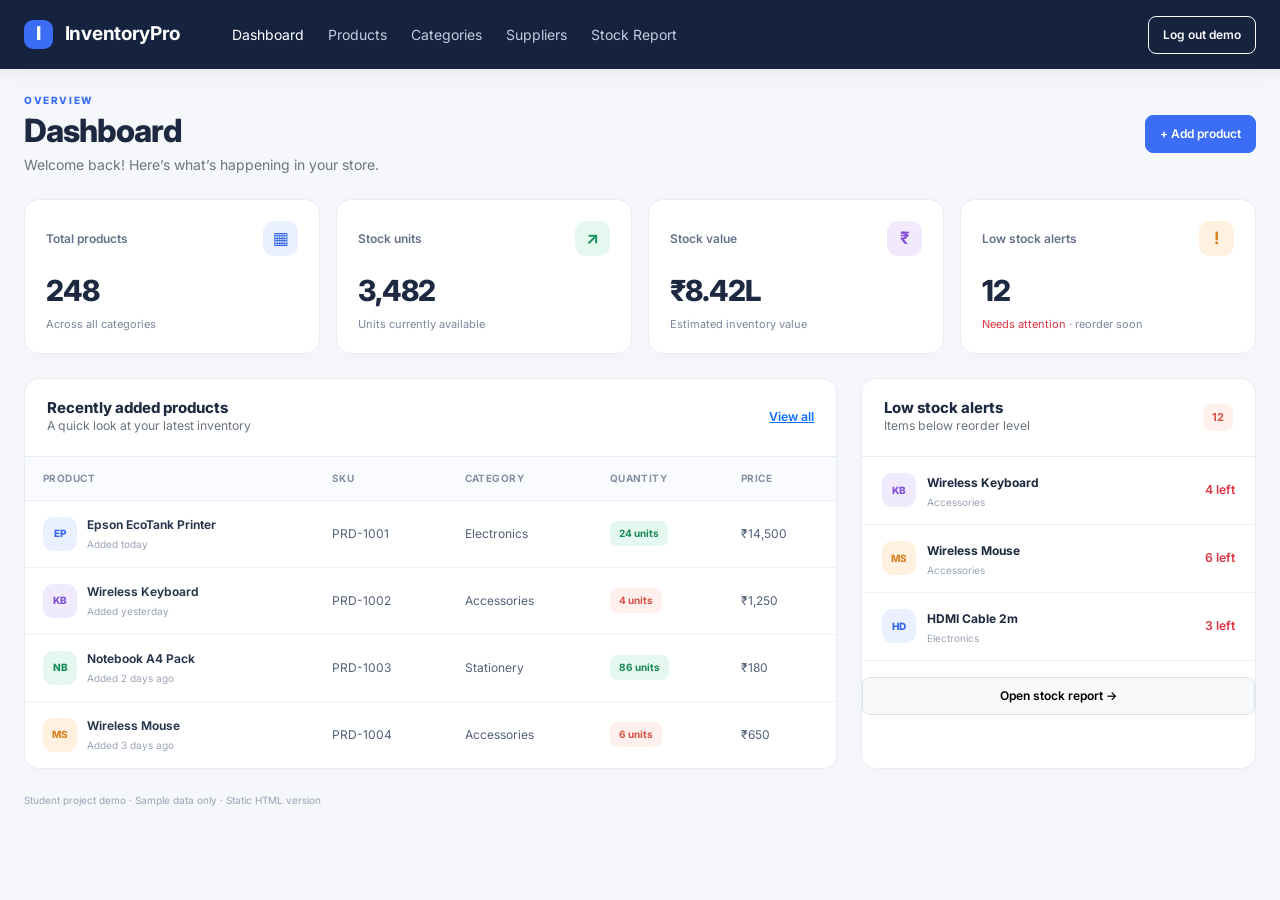
<file: index.html>
<!doctype html>
<html lang="en">
<head>
  <meta charset="utf-8">
  <meta name="viewport" content="width=device-width, initial-scale=1">
  <title>InventoryPro | Dashboard</title>
  <link href="https://cdn.jsdelivr.net/npm/bootstrap@5.3.3/dist/css/bootstrap.min.css" rel="stylesheet">
  <link href="style.css" rel="stylesheet">
</head>
<body>
<nav class="navbar navbar-expand-lg navbar-dark app-navbar">
  <div class="container-fluid px-lg-4">
    <a class="navbar-brand fw-bold" href="index.html"><span class="brand-mark">I</span> InventoryPro</a>
    <button class="navbar-toggler" type="button" data-bs-toggle="collapse" data-bs-target="#mainNav" aria-controls="mainNav" aria-expanded="false" aria-label="Toggle navigation"><span class="navbar-toggler-icon"></span></button>
    <div class="collapse navbar-collapse" id="mainNav">
      <ul class="navbar-nav me-auto mb-2 mb-lg-0 ms-lg-4">
        <li class="nav-item"><a class="nav-link active" href="index.html">Dashboard</a></li>
        <li class="nav-item"><a class="nav-link" href="products.html">Products</a></li>
        <li class="nav-item"><a class="nav-link" href="categories.html">Categories</a></li>
        <li class="nav-item"><a class="nav-link" href="suppliers.html">Suppliers</a></li>
        <li class="nav-item"><a class="nav-link" href="report.html">Stock Report</a></li>
      </ul>
      <a class="btn btn-outline-light btn-sm" href="login.html">Log out demo</a>
    </div>
  </div>
</nav>
<main class="container-fluid px-lg-4 py-4">
  <div class="d-flex flex-wrap justify-content-between align-items-center gap-3 mb-4">
    <div><p class="eyebrow mb-1">OVERVIEW</p><h1 class="page-title mb-1">Dashboard</h1><p class="text-secondary mb-0">Welcome back! Here’s what’s happening in your store.</p></div>
    <a href="product-form.html" class="btn btn-primary">+ Add product</a>
  </div>
  <div class="row g-3 mb-4">
    <div class="col-12 col-sm-6 col-xl-3"><div class="stat-card"><div class="stat-top"><span>Total products</span><span class="stat-icon blue">▦</span></div><div class="stat-number">248</div><div class="stat-foot">Across all categories</div></div></div>
    <div class="col-12 col-sm-6 col-xl-3"><div class="stat-card"><div class="stat-top"><span>Stock units</span><span class="stat-icon green">↗</span></div><div class="stat-number">3,482</div><div class="stat-foot">Units currently available</div></div></div>
    <div class="col-12 col-sm-6 col-xl-3"><div class="stat-card"><div class="stat-top"><span>Stock value</span><span class="stat-icon purple">₹</span></div><div class="stat-number">₹8.42L</div><div class="stat-foot">Estimated inventory value</div></div></div>
    <div class="col-12 col-sm-6 col-xl-3"><div class="stat-card"><div class="stat-top"><span>Low stock alerts</span><span class="stat-icon orange">!</span></div><div class="stat-number">12</div><div class="stat-foot"><span class="text-danger">Needs attention</span> · reorder soon</div></div></div>
  </div>
  <div class="row g-4">
    <div class="col-12 col-xl-8"><section class="panel h-100"><div class="panel-heading"><div><h2 class="section-title">Recently added products</h2><p class="text-secondary small mb-0">A quick look at your latest inventory</p></div><a class="small fw-semibold" href="products.html">View all</a></div>
      <div class="table-responsive"><table class="table align-middle app-table mb-0"><thead><tr><th>Product</th><th>SKU</th><th>Category</th><th>Quantity</th><th>Price</th></tr></thead><tbody>
      <tr><td><div class="product-cell"><span class="product-avatar av-blue">EP</span><span><strong>Epson EcoTank Printer</strong><small>Added today</small></span></div></td><td>PRD-1001</td><td>Electronics</td><td><span class="quantity-pill good">24 units</span></td><td>₹14,500</td></tr>
      <tr><td><div class="product-cell"><span class="product-avatar av-violet">KB</span><span><strong>Wireless Keyboard</strong><small>Added yesterday</small></span></div></td><td>PRD-1002</td><td>Accessories</td><td><span class="quantity-pill low">4 units</span></td><td>₹1,250</td></tr>
      <tr><td><div class="product-cell"><span class="product-avatar av-green">NB</span><span><strong>Notebook A4 Pack</strong><small>Added 2 days ago</small></span></div></td><td>PRD-1003</td><td>Stationery</td><td><span class="quantity-pill good">86 units</span></td><td>₹180</td></tr>
      <tr><td><div class="product-cell"><span class="product-avatar av-orange">MS</span><span><strong>Wireless Mouse</strong><small>Added 3 days ago</small></span></div></td><td>PRD-1004</td><td>Accessories</td><td><span class="quantity-pill low">6 units</span></td><td>₹650</td></tr>
      </tbody></table></div>
    </section></div>
    <div class="col-12 col-xl-4"><section class="panel h-100"><div class="panel-heading"><div><h2 class="section-title">Low stock alerts</h2><p class="text-secondary small mb-0">Items below reorder level</p></div><span class="alert-count">12</span></div>
      <div class="alert-row"><span class="product-avatar av-violet">KB</span><div class="flex-grow-1"><strong>Wireless Keyboard</strong><small>Accessories</small></div><span class="text-danger fw-semibold small">4 left</span></div>
      <div class="alert-row"><span class="product-avatar av-orange">MS</span><div class="flex-grow-1"><strong>Wireless Mouse</strong><small>Accessories</small></div><span class="text-danger fw-semibold small">6 left</span></div>
      <div class="alert-row"><span class="product-avatar av-blue">HD</span><div class="flex-grow-1"><strong>HDMI Cable 2m</strong><small>Electronics</small></div><span class="text-danger fw-semibold small">3 left</span></div>
      <a href="report.html" class="btn btn-light border w-100 mt-3">Open stock report →</a>
    </section></div>
  </div>
  <p class="demo-note mt-4 mb-0">Student project demo · Sample data only · Static HTML version</p>
</main>
<script src="https://cdn.jsdelivr.net/npm/bootstrap@5.3.3/dist/js/bootstrap.bundle.min.js"></script>
</body></html>
</file>
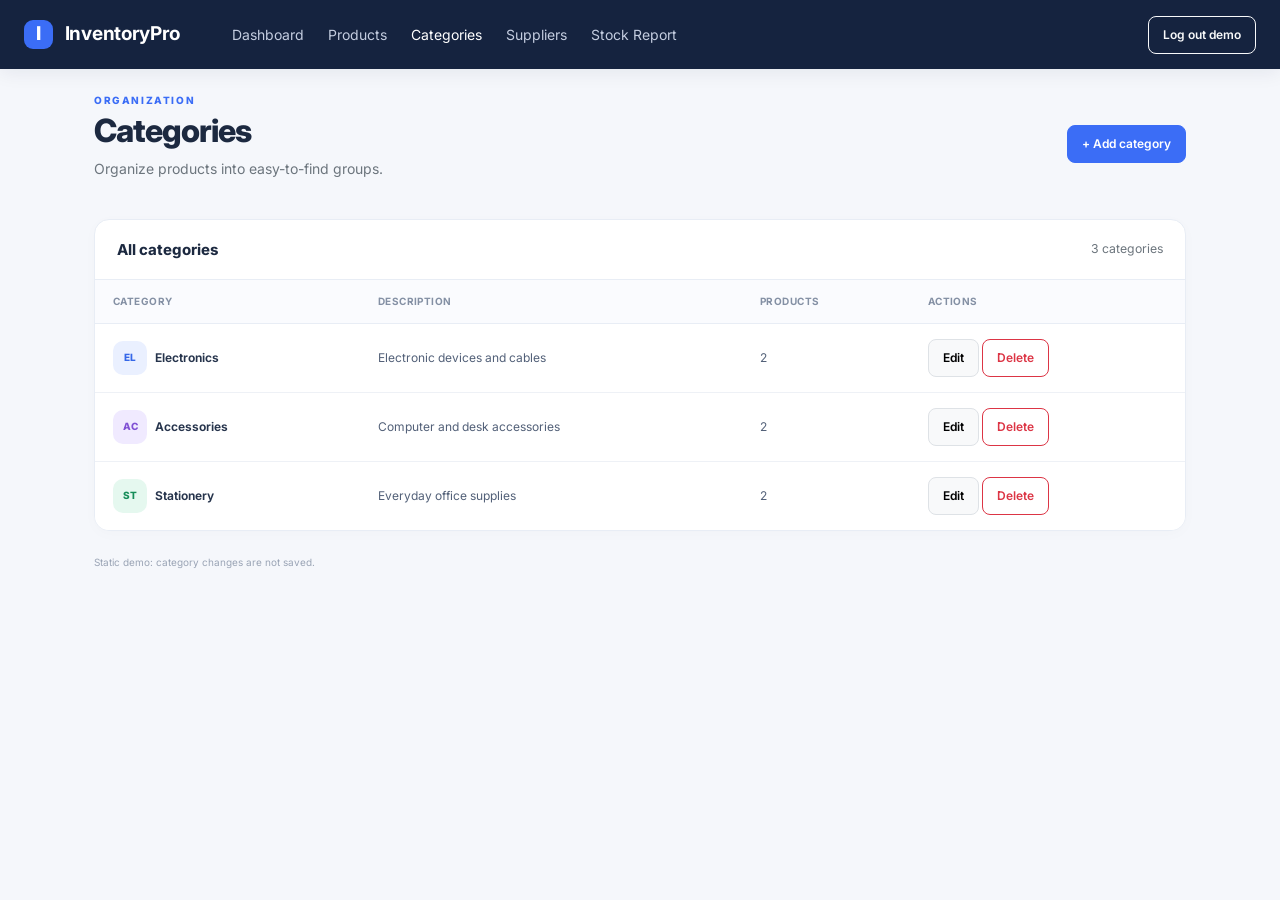
<file: categories.html>
<!doctype html><html lang="en"><head><meta charset="utf-8"><meta name="viewport" content="width=device-width, initial-scale=1"><title>Categories | InventoryPro</title><link href="https://cdn.jsdelivr.net/npm/bootstrap@5.3.3/dist/css/bootstrap.min.css" rel="stylesheet"><link href="assets/css/style.css" rel="stylesheet"></head><body><nav class="navbar navbar-expand-lg navbar-dark app-navbar"><div class="container-fluid px-lg-4"><a class="navbar-brand fw-bold" href="index.html"><span class="brand-mark">I</span> InventoryPro</a><button class="navbar-toggler" data-bs-toggle="collapse" data-bs-target="#nav" aria-label="Toggle navigation"><span class="navbar-toggler-icon"></span></button><div class="collapse navbar-collapse" id="nav"><ul class="navbar-nav me-auto ms-lg-4"><li class="nav-item"><a class="nav-link" href="index.html">Dashboard</a></li><li class="nav-item"><a class="nav-link" href="products.html">Products</a></li><li class="nav-item"><a class="nav-link active" href="categories.html">Categories</a></li><li class="nav-item"><a class="nav-link" href="suppliers.html">Suppliers</a></li><li class="nav-item"><a class="nav-link" href="report.html">Stock Report</a></li></ul><a class="btn btn-outline-light btn-sm" href="login.html">Log out demo</a></div></div></nav><main class="container px-lg-4 py-4"><div class="d-flex justify-content-between align-items-center mb-4"><div><p class="eyebrow mb-1">ORGANIZATION</p><h1 class="page-title">Categories</h1><p class="text-secondary">Organize products into easy-to-find groups.</p></div><a class="btn btn-primary" href="category-form.html">+ Add category</a></div><section class="panel"><div class="panel-heading"><h2 class="section-title">All categories</h2><span class="text-secondary small">3 categories</span></div><div class="table-responsive"><table class="table app-table align-middle mb-0"><thead><tr><th>Category</th><th>Description</th><th>Products</th><th>Actions</th></tr></thead><tbody><tr><td><span class="product-avatar av-blue me-2">EL</span><strong>Electronics</strong></td><td>Electronic devices and cables</td><td>2</td><td><a class="btn btn-sm btn-light border" href="category-form.html">Edit</a> <button class="btn btn-sm btn-outline-danger" onclick="alert('Static demo: delete is not connected.')" type="button">Delete</button></td></tr><tr><td><span class="product-avatar av-violet me-2">AC</span><strong>Accessories</strong></td><td>Computer and desk accessories</td><td>2</td><td><a class="btn btn-sm btn-light border" href="category-form.html">Edit</a> <button class="btn btn-sm btn-outline-danger" onclick="alert('Static demo: delete is not connected.')" type="button">Delete</button></td></tr><tr><td><span class="product-avatar av-green me-2">ST</span><strong>Stationery</strong></td><td>Everyday office supplies</td><td>2</td><td><a class="btn btn-sm btn-light border" href="category-form.html">Edit</a> <button class="btn btn-sm btn-outline-danger" onclick="alert('Static demo: delete is not connected.')" type="button">Delete</button></td></tr></tbody></table></div></section><p class="demo-note mt-4">Static demo: category changes are not saved.</p></main><script src="https://cdn.jsdelivr.net/npm/bootstrap@5.3.3/dist/js/bootstrap.bundle.min.js"></script></body></html>
</file>
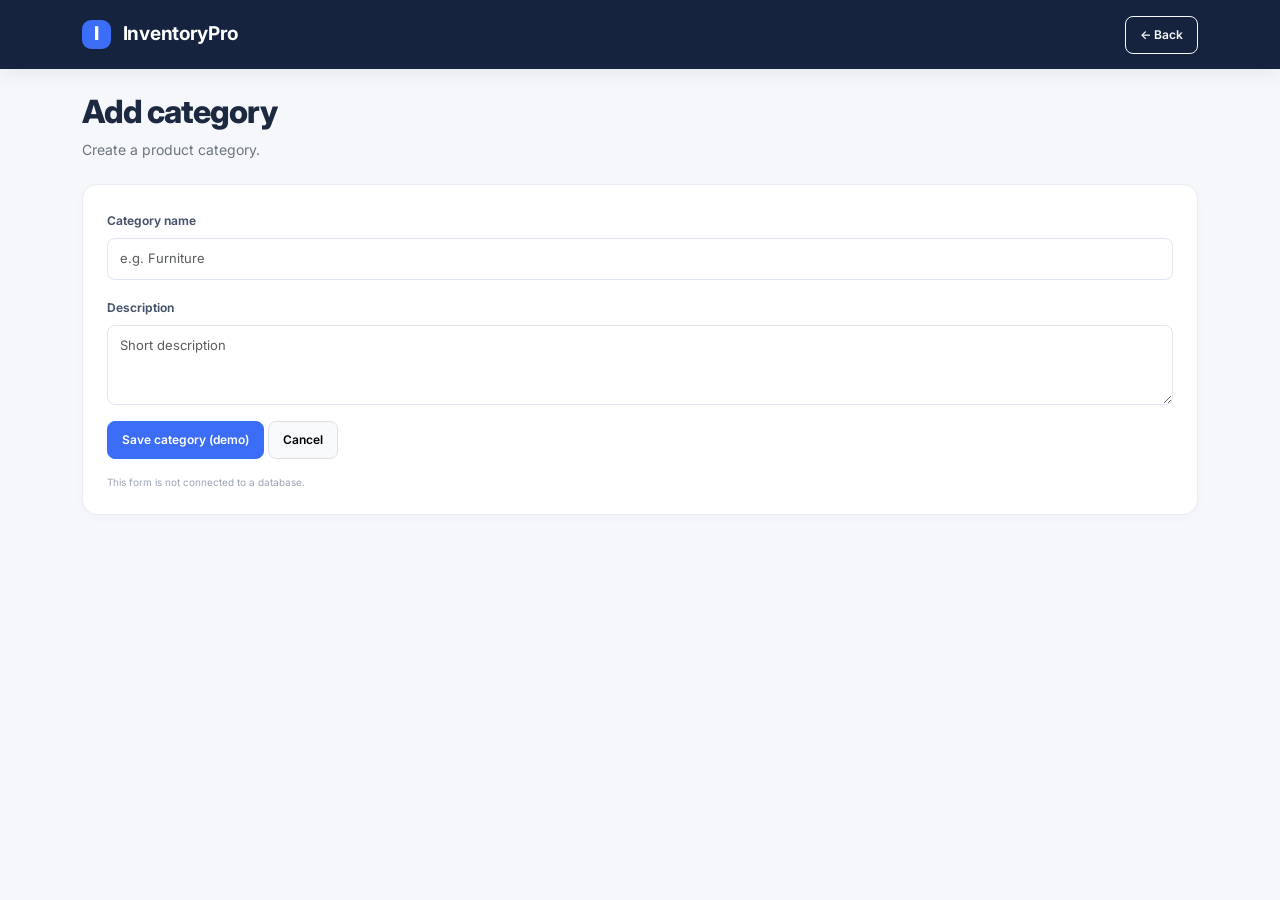
<file: category-form.html>
<!doctype html><html lang="en"><head><meta charset="utf-8"><meta name="viewport" content="width=device-width, initial-scale=1"><title>Add Category | InventoryPro</title><link href="https://cdn.jsdelivr.net/npm/bootstrap@5.3.3/dist/css/bootstrap.min.css" rel="stylesheet"><link href="assets/css/style.css" rel="stylesheet"></head><body><nav class="navbar navbar-dark app-navbar"><div class="container"><a class="navbar-brand fw-bold" href="index.html"><span class="brand-mark">I</span> InventoryPro</a><a class="btn btn-outline-light btn-sm" href="categories.html">← Back</a></div></nav><main class="container py-4"><h1 class="page-title">Add category</h1><p class="text-secondary mb-4">Create a product category.</p><section class="panel p-4"><form onsubmit="event.preventDefault();alert('Static demo: category was not saved.');"><div class="mb-3"><label class="form-label">Category name</label><input class="form-control" required placeholder="e.g. Furniture"></div><div class="mb-3"><label class="form-label">Description</label><textarea class="form-control" rows="3" placeholder="Short description"></textarea></div><button class="btn btn-primary">Save category (demo)</button> <a class="btn btn-light border" href="categories.html">Cancel</a><p class="demo-note mt-3 mb-0">This form is not connected to a database.</p></form></section></main></body></html>
</file>
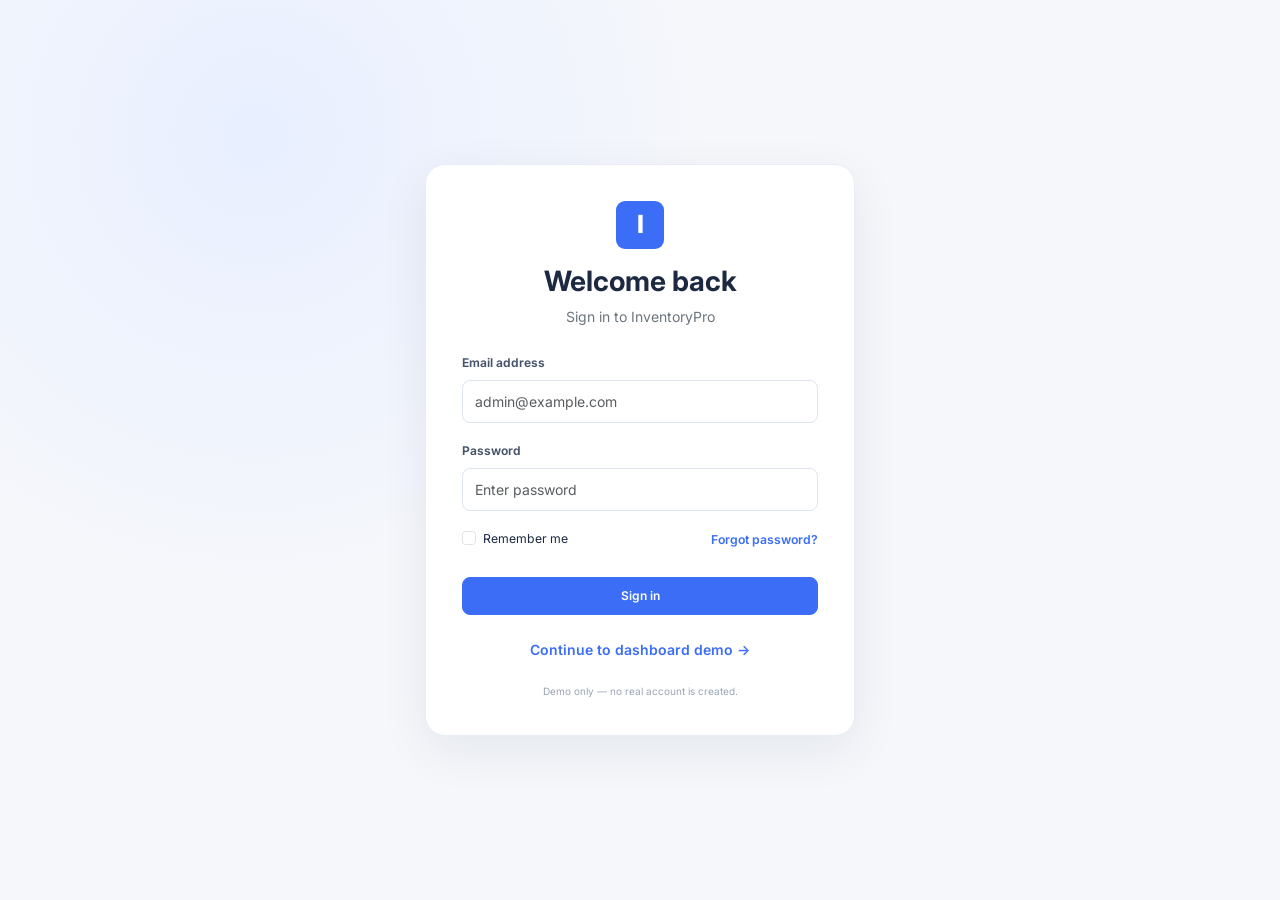
<file: login.html>
<!doctype html><html lang="en"><head><meta charset="utf-8"><meta name="viewport" content="width=device-width, initial-scale=1"><title>Login | InventoryPro</title><link href="https://cdn.jsdelivr.net/npm/bootstrap@5.3.3/dist/css/bootstrap.min.css" rel="stylesheet"><link href="assets/css/style.css" rel="stylesheet"></head><body class="login-page"><main class="container min-vh-100 d-flex align-items-center justify-content-center py-5"><div class="login-card"><div class="text-center mb-4"><span class="brand-mark brand-mark-lg">I</span><h1 class="h3 fw-bold mt-3">Welcome back</h1><p class="text-secondary">Sign in to InventoryPro</p></div><form onsubmit="event.preventDefault(); alert('This is a static HTML demo. Login authentication requires a backend.');"><div class="mb-3"><label class="form-label" for="email">Email address</label><input class="form-control form-control-lg" type="email" id="email" placeholder="admin@example.com" required></div><div class="mb-3"><label class="form-label" for="password">Password</label><input class="form-control form-control-lg" type="password" id="password" placeholder="Enter password" required></div><div class="d-flex justify-content-between align-items-center mb-4"><div class="form-check"><input class="form-check-input" type="checkbox" id="remember"><label class="form-check-label small" for="remember">Remember me</label></div><a class="small" href="#" onclick="alert('Demo only');return false;">Forgot password?</a></div><button class="btn btn-primary btn-lg w-100" type="submit">Sign in</button></form><div class="text-center mt-4"><a href="index.html">Continue to dashboard demo →</a></div><p class="demo-note text-center mt-4 mb-0">Demo only — no real account is created.</p></div></main></body></html>
</file>
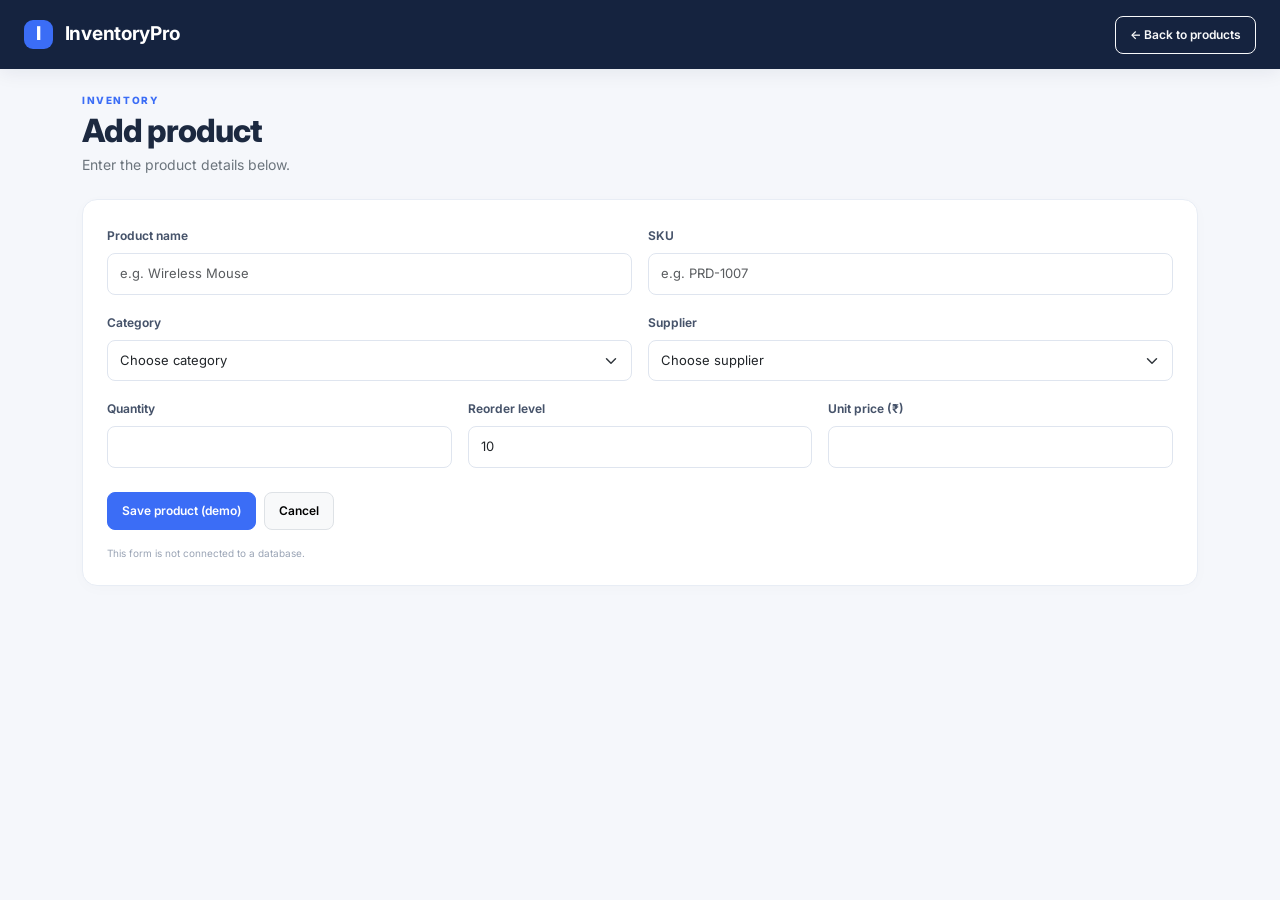
<file: product-form.html>
<!doctype html><html lang="en"><head><meta charset="utf-8"><meta name="viewport" content="width=device-width, initial-scale=1"><title>Add Product | InventoryPro</title><link href="https://cdn.jsdelivr.net/npm/bootstrap@5.3.3/dist/css/bootstrap.min.css" rel="stylesheet"><link href="assets/css/style.css" rel="stylesheet"></head><body><nav class="navbar navbar-expand-lg navbar-dark app-navbar"><div class="container-fluid px-lg-4"><a class="navbar-brand fw-bold" href="index.html"><span class="brand-mark">I</span> InventoryPro</a><a class="btn btn-outline-light btn-sm" href="products.html">← Back to products</a></div></nav><main class="container py-4"><p class="eyebrow mb-1">INVENTORY</p><h1 class="page-title mb-1">Add product</h1><p class="text-secondary mb-4">Enter the product details below.</p><section class="panel p-4"><form onsubmit="event.preventDefault(); alert('Static demo: product was not saved.');"><div class="row g-3"><div class="col-md-6"><label class="form-label">Product name</label><input class="form-control" required placeholder="e.g. Wireless Mouse"></div><div class="col-md-6"><label class="form-label">SKU</label><input class="form-control" required placeholder="e.g. PRD-1007"></div><div class="col-md-6"><label class="form-label">Category</label><select class="form-select" required><option value="">Choose category</option><option>Electronics</option><option>Accessories</option><option>Stationery</option></select></div><div class="col-md-6"><label class="form-label">Supplier</label><select class="form-select"><option>Choose supplier</option><option>TechSource</option><option>Paper House</option><option>WireWorld</option></select></div><div class="col-md-4"><label class="form-label">Quantity</label><input class="form-control" type="number" min="0" required></div><div class="col-md-4"><label class="form-label">Reorder level</label><input class="form-control" type="number" min="0" value="10" required></div><div class="col-md-4"><label class="form-label">Unit price (₹)</label><input class="form-control" type="number" min="0" step="0.01" required></div></div><div class="d-flex gap-2 mt-4"><button class="btn btn-primary" type="submit">Save product (demo)</button><a class="btn btn-light border" href="products.html">Cancel</a></div><p class="demo-note mt-3 mb-0">This form is not connected to a database.</p></form></section></main><script src="https://cdn.jsdelivr.net/npm/bootstrap@5.3.3/dist/js/bootstrap.bundle.min.js"></script></body></html>
</file>
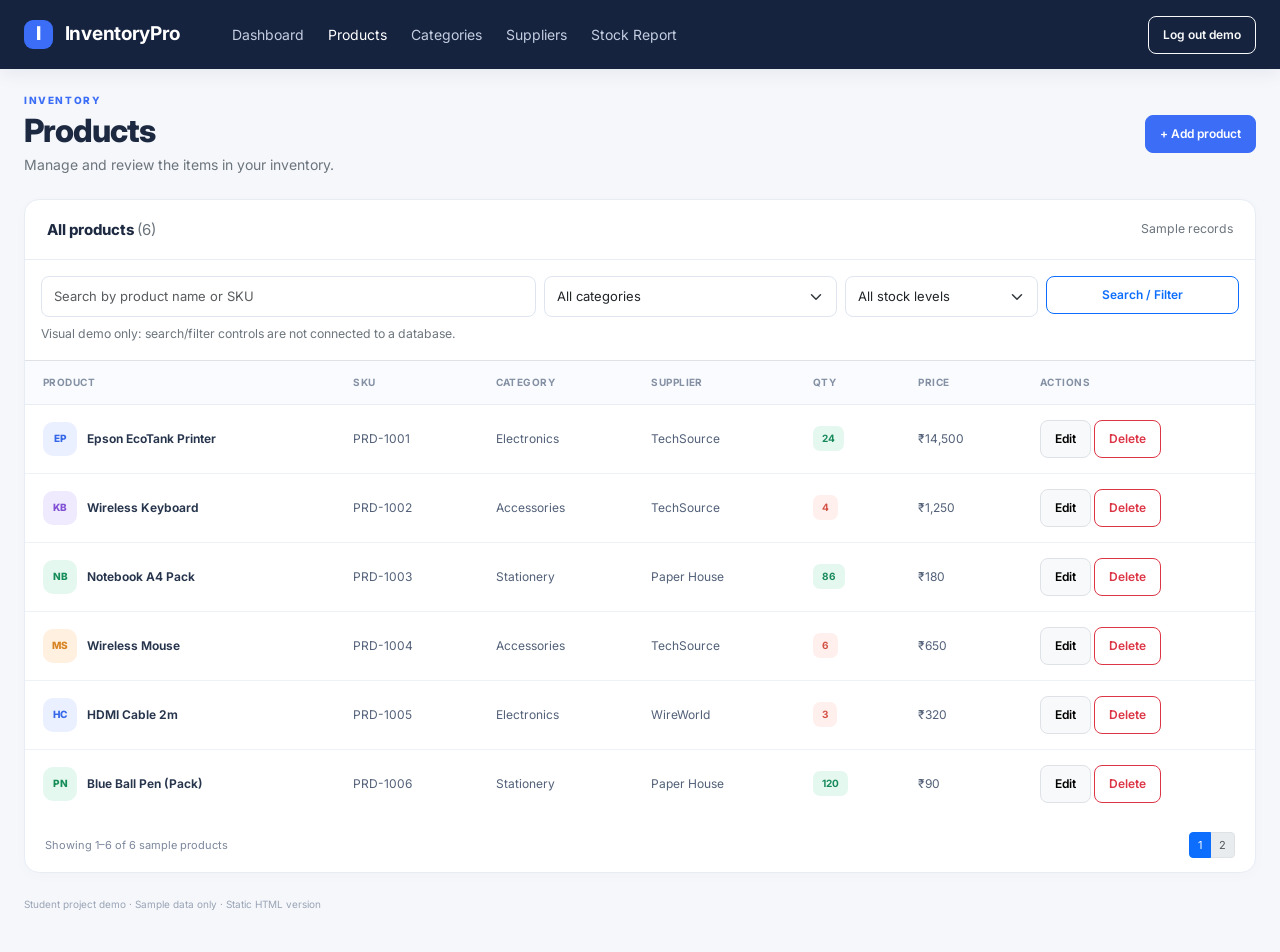
<file: products.html>
<!doctype html>
<html lang="en"><head><meta charset="utf-8"><meta name="viewport" content="width=device-width, initial-scale=1"><title>Products | InventoryPro</title><link href="https://cdn.jsdelivr.net/npm/bootstrap@5.3.3/dist/css/bootstrap.min.css" rel="stylesheet"><link href="assets/css/style.css" rel="stylesheet"></head>
<body><nav class="navbar navbar-expand-lg navbar-dark app-navbar"><div class="container-fluid px-lg-4"><a class="navbar-brand fw-bold" href="index.html"><span class="brand-mark">I</span> InventoryPro</a><button class="navbar-toggler" data-bs-toggle="collapse" data-bs-target="#mainNav" aria-label="Toggle navigation"><span class="navbar-toggler-icon"></span></button><div class="collapse navbar-collapse" id="mainNav"><ul class="navbar-nav me-auto ms-lg-4"><li class="nav-item"><a class="nav-link" href="index.html">Dashboard</a></li><li class="nav-item"><a class="nav-link active" href="products.html">Products</a></li><li class="nav-item"><a class="nav-link" href="categories.html">Categories</a></li><li class="nav-item"><a class="nav-link" href="suppliers.html">Suppliers</a></li><li class="nav-item"><a class="nav-link" href="report.html">Stock Report</a></li></ul><a class="btn btn-outline-light btn-sm" href="login.html">Log out demo</a></div></div></nav>
<main class="container-fluid px-lg-4 py-4"><div class="d-flex flex-wrap justify-content-between align-items-center gap-3 mb-4"><div><p class="eyebrow mb-1">INVENTORY</p><h1 class="page-title mb-1">Products</h1><p class="text-secondary mb-0">Manage and review the items in your inventory.</p></div><a class="btn btn-primary" href="product-form.html">+ Add product</a></div>
<section class="panel"><div class="panel-heading"><h2 class="section-title">All products <span class="text-secondary fw-normal">(6)</span></h2><span class="text-secondary small">Sample records</span></div><div class="p-3 border-bottom"><form class="row g-2" action="products.html"><div class="col-12 col-md-5"><input class="form-control" type="search" placeholder="Search by product name or SKU"></div><div class="col-6 col-md-3"><select class="form-select"><option>All categories</option><option>Electronics</option><option>Accessories</option><option>Stationery</option></select></div><div class="col-6 col-md-2"><select class="form-select"><option>All stock levels</option><option>Low stock only</option></select></div><div class="col-12 col-md-2"><button class="btn btn-outline-primary w-100" type="button">Search / Filter</button></div></form><p class="small text-secondary mt-2 mb-0">Visual demo only: search/filter controls are not connected to a database.</p></div><div class="table-responsive"><table class="table app-table align-middle mb-0"><thead><tr><th>Product</th><th>SKU</th><th>Category</th><th>Supplier</th><th>Qty</th><th>Price</th><th>Actions</th></tr></thead><tbody>
<tr><td><div class="product-cell"><span class="product-avatar av-blue">EP</span><strong>Epson EcoTank Printer</strong></div></td><td>PRD-1001</td><td>Electronics</td><td>TechSource</td><td><span class="quantity-pill good">24</span></td><td>₹14,500</td><td><a href="product-form.html" class="btn btn-sm btn-light border">Edit</a> <button class="btn btn-sm btn-outline-danger" type="button" onclick="alert('Static demo: delete is not connected.')">Delete</button></td></tr>
<tr><td><div class="product-cell"><span class="product-avatar av-violet">KB</span><strong>Wireless Keyboard</strong></div></td><td>PRD-1002</td><td>Accessories</td><td>TechSource</td><td><span class="quantity-pill low">4</span></td><td>₹1,250</td><td><a href="product-form.html" class="btn btn-sm btn-light border">Edit</a> <button class="btn btn-sm btn-outline-danger" type="button" onclick="alert('Static demo: delete is not connected.')">Delete</button></td></tr>
<tr><td><div class="product-cell"><span class="product-avatar av-green">NB</span><strong>Notebook A4 Pack</strong></div></td><td>PRD-1003</td><td>Stationery</td><td>Paper House</td><td><span class="quantity-pill good">86</span></td><td>₹180</td><td><a href="product-form.html" class="btn btn-sm btn-light border">Edit</a> <button class="btn btn-sm btn-outline-danger" type="button" onclick="alert('Static demo: delete is not connected.')">Delete</button></td></tr>
<tr><td><div class="product-cell"><span class="product-avatar av-orange">MS</span><strong>Wireless Mouse</strong></div></td><td>PRD-1004</td><td>Accessories</td><td>TechSource</td><td><span class="quantity-pill low">6</span></td><td>₹650</td><td><a href="product-form.html" class="btn btn-sm btn-light border">Edit</a> <button class="btn btn-sm btn-outline-danger" type="button" onclick="alert('Static demo: delete is not connected.')">Delete</button></td></tr>
<tr><td><div class="product-cell"><span class="product-avatar av-blue">HC</span><strong>HDMI Cable 2m</strong></div></td><td>PRD-1005</td><td>Electronics</td><td>WireWorld</td><td><span class="quantity-pill low">3</span></td><td>₹320</td><td><a href="product-form.html" class="btn btn-sm btn-light border">Edit</a> <button class="btn btn-sm btn-outline-danger" type="button" onclick="alert('Static demo: delete is not connected.')">Delete</button></td></tr>
<tr><td><div class="product-cell"><span class="product-avatar av-green">PN</span><strong>Blue Ball Pen (Pack)</strong></div></td><td>PRD-1006</td><td>Stationery</td><td>Paper House</td><td><span class="quantity-pill good">120</span></td><td>₹90</td><td><a href="product-form.html" class="btn btn-sm btn-light border">Edit</a> <button class="btn btn-sm btn-outline-danger" type="button" onclick="alert('Static demo: delete is not connected.')">Delete</button></td></tr>
</tbody></table></div><div class="panel-footer">Showing 1–6 of 6 sample products <nav><ul class="pagination pagination-sm mb-0"><li class="page-item active"><a class="page-link" href="#">1</a></li><li class="page-item disabled"><a class="page-link" href="#">2</a></li></ul></nav></div></section><p class="demo-note mt-4">Student project demo · Sample data only · Static HTML version</p></main><script src="https://cdn.jsdelivr.net/npm/bootstrap@5.3.3/dist/js/bootstrap.bundle.min.js"></script></body></html>
</file>
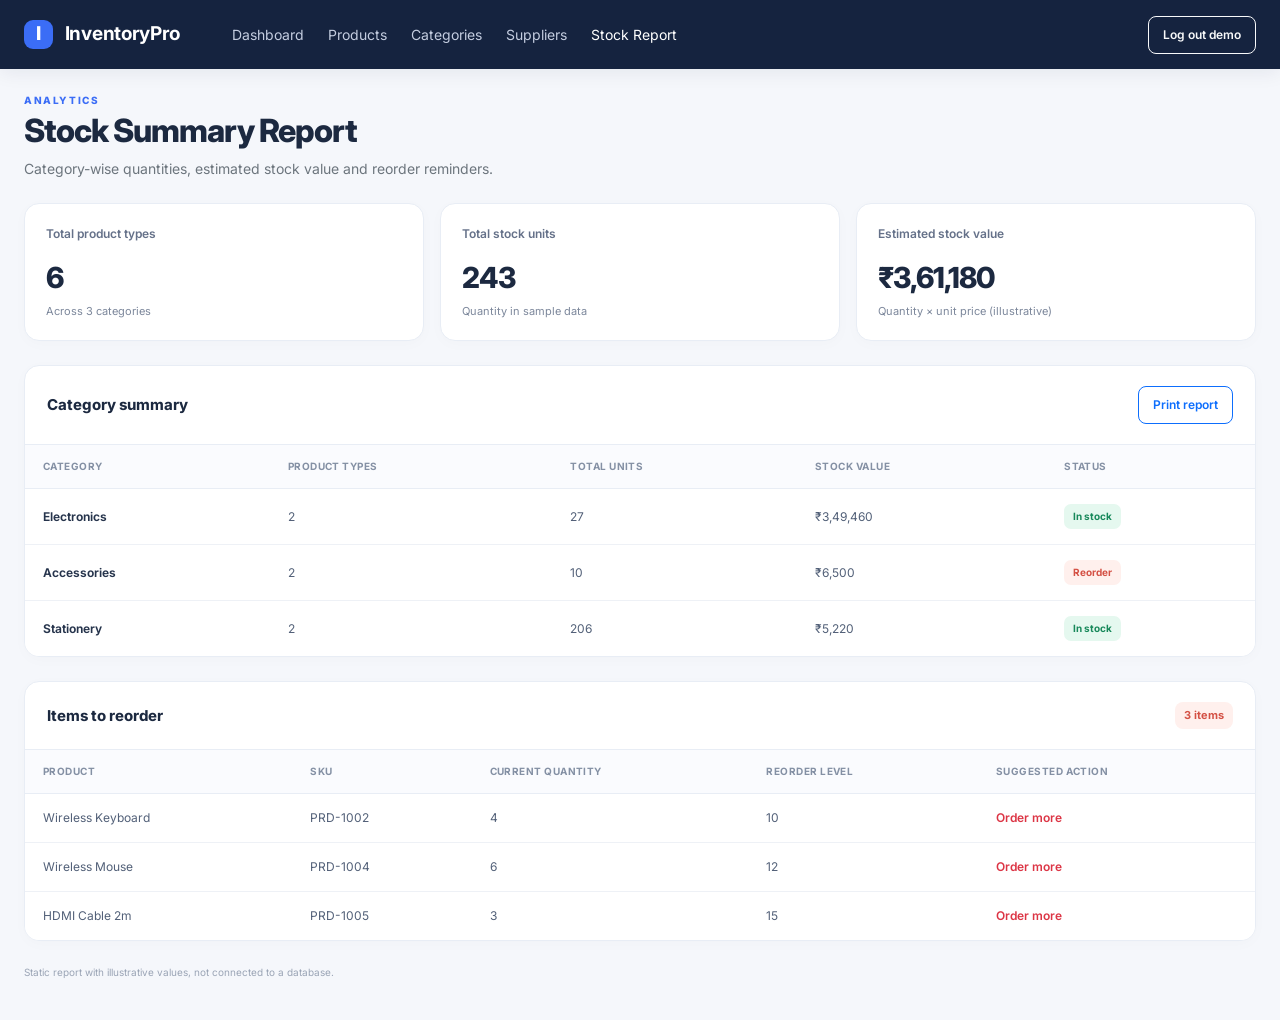
<file: report.html>
<!doctype html><html lang="en"><head><meta charset="utf-8"><meta name="viewport" content="width=device-width, initial-scale=1"><title>Stock Report | InventoryPro</title><link href="https://cdn.jsdelivr.net/npm/bootstrap@5.3.3/dist/css/bootstrap.min.css" rel="stylesheet"><link href="assets/css/style.css" rel="stylesheet"></head><body><nav class="navbar navbar-expand-lg navbar-dark app-navbar"><div class="container-fluid px-lg-4"><a class="navbar-brand fw-bold" href="index.html"><span class="brand-mark">I</span> InventoryPro</a><button class="navbar-toggler" data-bs-toggle="collapse" data-bs-target="#nav" aria-label="Toggle navigation"><span class="navbar-toggler-icon"></span></button><div class="collapse navbar-collapse" id="nav"><ul class="navbar-nav me-auto ms-lg-4"><li class="nav-item"><a class="nav-link" href="index.html">Dashboard</a></li><li class="nav-item"><a class="nav-link" href="products.html">Products</a></li><li class="nav-item"><a class="nav-link" href="categories.html">Categories</a></li><li class="nav-item"><a class="nav-link" href="suppliers.html">Suppliers</a></li><li class="nav-item"><a class="nav-link active" href="report.html">Stock Report</a></li></ul><a class="btn btn-outline-light btn-sm" href="login.html">Log out demo</a></div></div></nav><main class="container-fluid px-lg-4 py-4"><div class="mb-4"><p class="eyebrow mb-1">ANALYTICS</p><h1 class="page-title">Stock Summary Report</h1><p class="text-secondary">Category-wise quantities, estimated stock value and reorder reminders.</p></div><div class="row g-3 mb-4"><div class="col-md-4"><div class="stat-card"><div class="stat-top">Total product types</div><div class="stat-number">6</div><div class="stat-foot">Across 3 categories</div></div></div><div class="col-md-4"><div class="stat-card"><div class="stat-top">Total stock units</div><div class="stat-number">243</div><div class="stat-foot">Quantity in sample data</div></div></div><div class="col-md-4"><div class="stat-card"><div class="stat-top">Estimated stock value</div><div class="stat-number">₹3,61,180</div><div class="stat-foot">Quantity × unit price (illustrative)</div></div></div></div><section class="panel mb-4"><div class="panel-heading"><h2 class="section-title">Category summary</h2><button class="btn btn-sm btn-outline-primary" onclick="window.print()" type="button">Print report</button></div><div class="table-responsive"><table class="table app-table align-middle mb-0"><thead><tr><th>Category</th><th>Product types</th><th>Total units</th><th>Stock value</th><th>Status</th></tr></thead><tbody><tr><td><strong>Electronics</strong></td><td>2</td><td>27</td><td>₹3,49,460</td><td><span class="quantity-pill good">In stock</span></td></tr><tr><td><strong>Accessories</strong></td><td>2</td><td>10</td><td>₹6,500</td><td><span class="quantity-pill low">Reorder</span></td></tr><tr><td><strong>Stationery</strong></td><td>2</td><td>206</td><td>₹5,220</td><td><span class="quantity-pill good">In stock</span></td></tr></tbody></table></div></section><section class="panel"><div class="panel-heading"><h2 class="section-title">Items to reorder</h2><span class="alert-count">3 items</span></div><div class="table-responsive"><table class="table app-table mb-0"><thead><tr><th>Product</th><th>SKU</th><th>Current quantity</th><th>Reorder level</th><th>Suggested action</th></tr></thead><tbody><tr><td>Wireless Keyboard</td><td>PRD-1002</td><td>4</td><td>10</td><td><span class="text-danger fw-semibold">Order more</span></td></tr><tr><td>Wireless Mouse</td><td>PRD-1004</td><td>6</td><td>12</td><td><span class="text-danger fw-semibold">Order more</span></td></tr><tr><td>HDMI Cable 2m</td><td>PRD-1005</td><td>3</td><td>15</td><td><span class="text-danger fw-semibold">Order more</span></td></tr></tbody></table></div></section><p class="demo-note mt-4">Static report with illustrative values, not connected to a database.</p></main><script src="https://cdn.jsdelivr.net/npm/bootstrap@5.3.3/dist/js/bootstrap.bundle.min.js"></script></body></html>
</file>
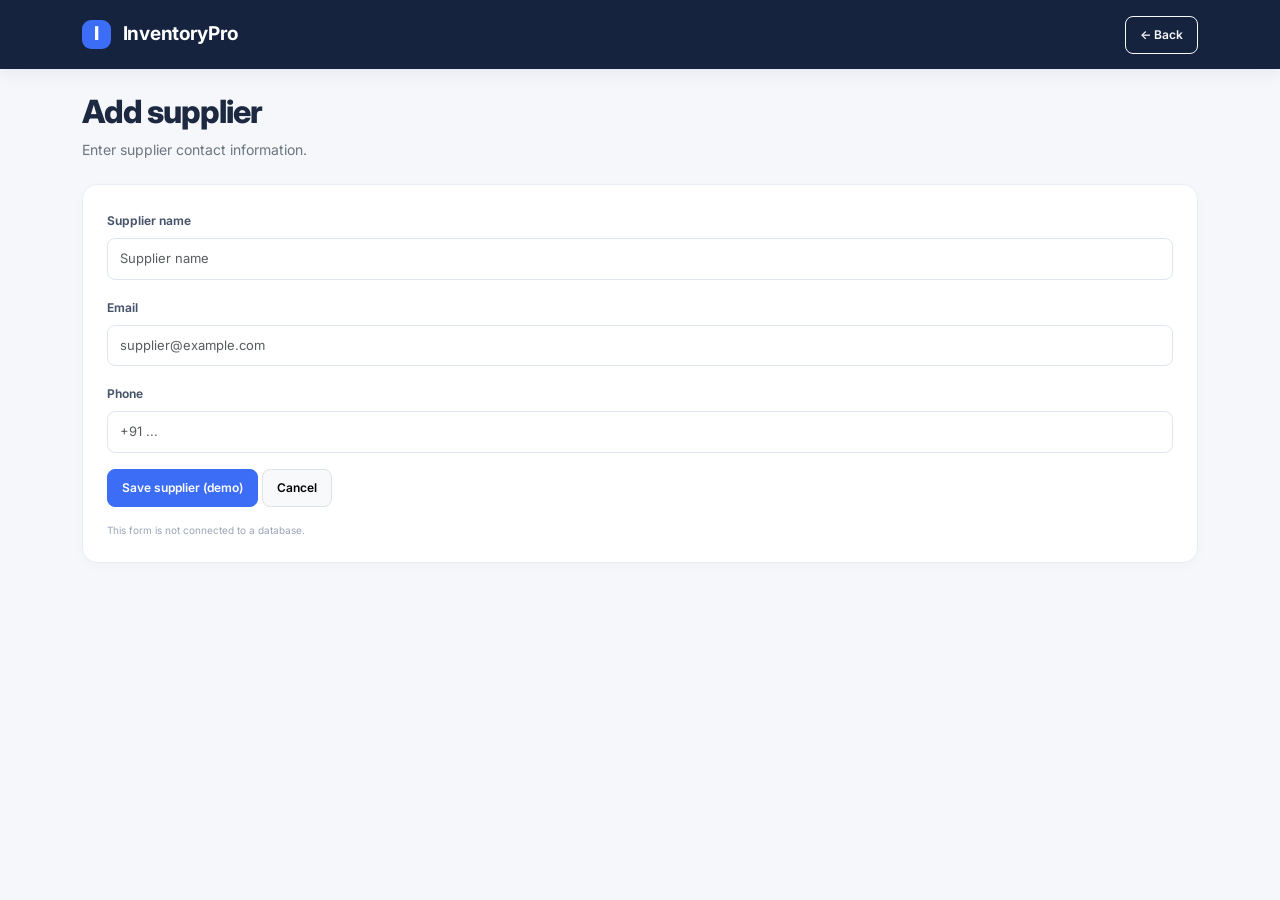
<file: supplier-form.html>
<!doctype html><html lang="en"><head><meta charset="utf-8"><meta name="viewport" content="width=device-width, initial-scale=1"><title>Add Supplier | InventoryPro</title><link href="https://cdn.jsdelivr.net/npm/bootstrap@5.3.3/dist/css/bootstrap.min.css" rel="stylesheet"><link href="assets/css/style.css" rel="stylesheet"></head><body><nav class="navbar navbar-dark app-navbar"><div class="container"><a class="navbar-brand fw-bold" href="index.html"><span class="brand-mark">I</span> InventoryPro</a><a class="btn btn-outline-light btn-sm" href="suppliers.html">← Back</a></div></nav><main class="container py-4"><h1 class="page-title">Add supplier</h1><p class="text-secondary mb-4">Enter supplier contact information.</p><section class="panel p-4"><form onsubmit="event.preventDefault();alert('Static demo: supplier was not saved.');"><div class="mb-3"><label class="form-label">Supplier name</label><input class="form-control" required placeholder="Supplier name"></div><div class="mb-3"><label class="form-label">Email</label><input class="form-control" type="email" placeholder="supplier@example.com"></div><div class="mb-3"><label class="form-label">Phone</label><input class="form-control" type="tel" placeholder="+91 ..."></div><button class="btn btn-primary">Save supplier (demo)</button> <a class="btn btn-light border" href="suppliers.html">Cancel</a><p class="demo-note mt-3 mb-0">This form is not connected to a database.</p></form></section></main></body></html>
</file>
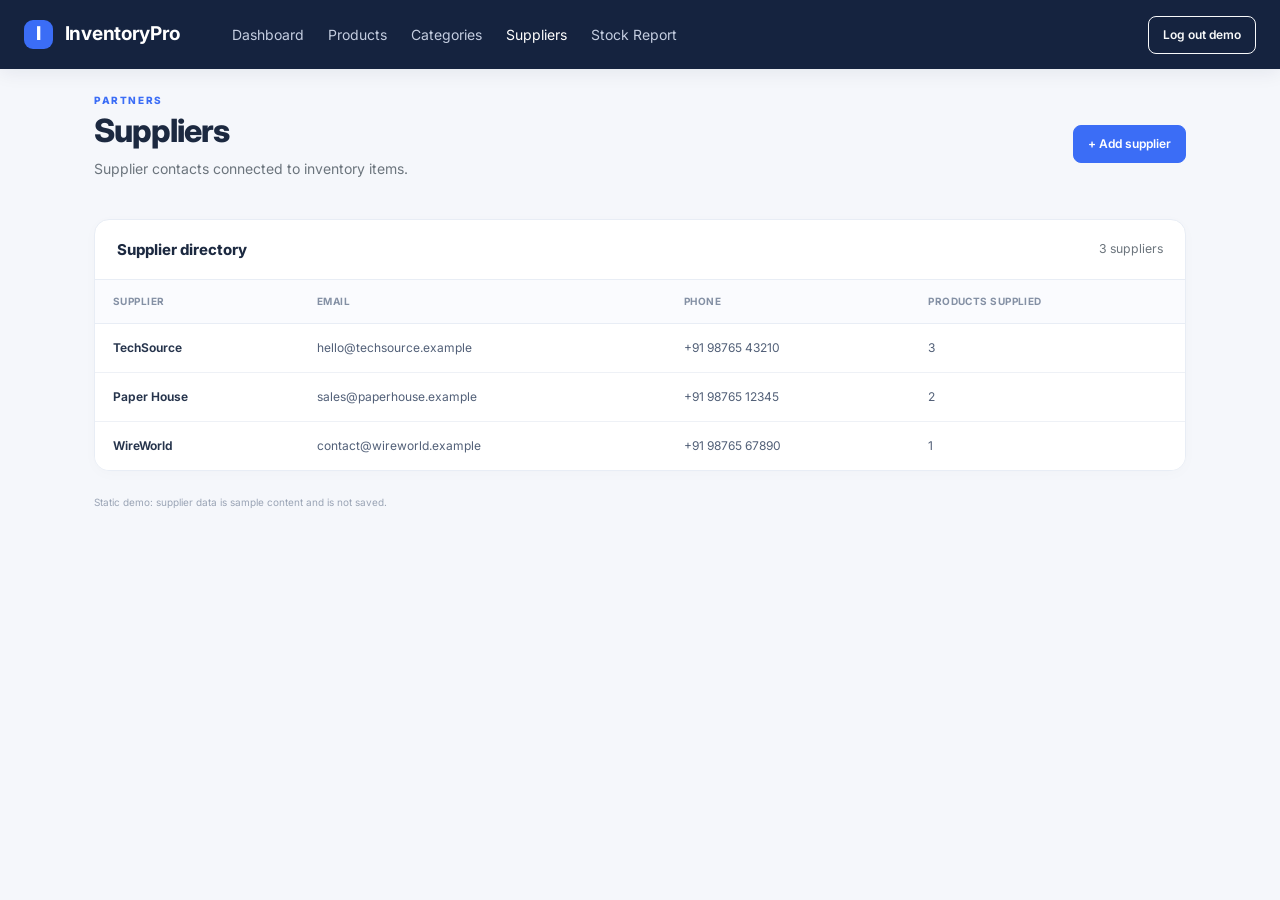
<file: suppliers.html>
<!doctype html><html lang="en"><head><meta charset="utf-8"><meta name="viewport" content="width=device-width, initial-scale=1"><title>Suppliers | InventoryPro</title><link href="https://cdn.jsdelivr.net/npm/bootstrap@5.3.3/dist/css/bootstrap.min.css" rel="stylesheet"><link href="assets/css/style.css" rel="stylesheet"></head><body><nav class="navbar navbar-expand-lg navbar-dark app-navbar"><div class="container-fluid px-lg-4"><a class="navbar-brand fw-bold" href="index.html"><span class="brand-mark">I</span> InventoryPro</a><button class="navbar-toggler" data-bs-toggle="collapse" data-bs-target="#nav" aria-label="Toggle navigation"><span class="navbar-toggler-icon"></span></button><div class="collapse navbar-collapse" id="nav"><ul class="navbar-nav me-auto ms-lg-4"><li class="nav-item"><a class="nav-link" href="index.html">Dashboard</a></li><li class="nav-item"><a class="nav-link" href="products.html">Products</a></li><li class="nav-item"><a class="nav-link" href="categories.html">Categories</a></li><li class="nav-item"><a class="nav-link active" href="suppliers.html">Suppliers</a></li><li class="nav-item"><a class="nav-link" href="report.html">Stock Report</a></li></ul><a class="btn btn-outline-light btn-sm" href="login.html">Log out demo</a></div></div></nav><main class="container px-lg-4 py-4"><div class="d-flex justify-content-between align-items-center mb-4"><div><p class="eyebrow mb-1">PARTNERS</p><h1 class="page-title">Suppliers</h1><p class="text-secondary">Supplier contacts connected to inventory items.</p></div><a class="btn btn-primary" href="supplier-form.html">+ Add supplier</a></div><section class="panel"><div class="panel-heading"><h2 class="section-title">Supplier directory</h2><span class="text-secondary small">3 suppliers</span></div><div class="table-responsive"><table class="table app-table align-middle mb-0"><thead><tr><th>Supplier</th><th>Email</th><th>Phone</th><th>Products supplied</th></tr></thead><tbody><tr><td><strong>TechSource</strong></td><td>hello@techsource.example</td><td>+91 98765 43210</td><td>3</td></tr><tr><td><strong>Paper House</strong></td><td>sales@paperhouse.example</td><td>+91 98765 12345</td><td>2</td></tr><tr><td><strong>WireWorld</strong></td><td>contact@wireworld.example</td><td>+91 98765 67890</td><td>1</td></tr></tbody></table></div></section><p class="demo-note mt-4">Static demo: supplier data is sample content and is not saved.</p></main><script src="https://cdn.jsdelivr.net/npm/bootstrap@5.3.3/dist/js/bootstrap.bundle.min.js"></script></body></html>
</file>
<file: style.css>
@import url('https://fonts.googleapis.com/css2?family=Inter:wght@400;500;600;700;800&display=swap');
:root{--navy:#15233f;--primary:#3b6df6;--ink:#1c2940;--muted:#7c879b;--line:#e8edf5;--surface:#fff;--page:#f5f7fb}
*{box-sizing:border-box}body{font-family:Inter,system-ui,-apple-system,Segoe UI,sans-serif;background:var(--page);color:var(--ink);font-size:14px}.app-navbar{background:var(--navy);padding:15px 0;box-shadow:0 4px 18px #10204012}.navbar-brand{letter-spacing:-.3px;font-size:19px}.brand-mark{display:inline-flex;align-items:center;justify-content:center;background:var(--primary);width:29px;height:29px;border-radius:9px;color:white;font-weight:800;margin-right:8px}.brand-mark-lg{width:48px;height:48px;font-size:25px;margin:0}.navbar .nav-link{color:#c4cde0;padding-left:12px!important;padding-right:12px!important}.navbar .nav-link:hover,.navbar .nav-link.active{color:#fff}.page-title{font-size:clamp(25px,3vw,32px);font-weight:800;letter-spacing:-1px}.eyebrow{font-size:10px;font-weight:800;letter-spacing:1.6px;color:var(--primary)}.stat-card,.panel{background:var(--surface);border:1px solid var(--line);border-radius:15px;box-shadow:0 3px 15px #192d4c05}.stat-card{padding:21px;height:100%}.stat-top{display:flex;justify-content:space-between;align-items:center;color:#657189;font-size:12px;font-weight:600}.stat-icon{width:35px;height:35px;border-radius:11px;display:grid;place-items:center;font-size:17px;font-weight:700}.blue{background:#eaf0ff;color:#3767e8}.green{background:#e5f8ef;color:#16945d}.purple{background:#f1eaff;color:#8651d6}.orange{background:#fff0df;color:#d78321}.stat-number{font-size:29px;font-weight:800;letter-spacing:-1px;margin-top:13px}.stat-foot{font-size:11px;color:var(--muted);margin-top:3px}.panel{overflow:hidden}.panel-heading{padding:20px 22px;display:flex;align-items:center;justify-content:space-between;gap:12px;border-bottom:1px solid var(--line)}.section-title{font-size:15px;font-weight:750;margin:0}.app-table{font-size:12px}.app-table thead th{font-size:10px;letter-spacing:.45px;text-transform:uppercase;color:#8490a4;background:#fafbfe;border-bottom:1px solid var(--line);padding:14px 18px;white-space:nowrap}.app-table tbody td{padding:15px 18px;border-color:#eef1f6;color:#526078;white-space:nowrap}.app-table tbody tr:last-child td{border-bottom:0}.app-table strong{color:#26344c;font-weight:650}.product-cell{display:flex;align-items:center;gap:10px}.product-cell small,.alert-row small{display:block;font-size:10px;color:#9aa4b5;margin-top:3px}.product-avatar{display:inline-flex;align-items:center;justify-content:center;flex-shrink:0;width:34px;height:34px;border-radius:10px;font-size:10px;font-weight:800}.av-blue{background:#eaf0ff;color:#3567e8}.av-violet{background:#f0eaff;color:#8051d4}.av-green{background:#e5f8ef;color:#168d59}.av-orange{background:#fff0df;color:#d78321}.quantity-pill{display:inline-block;padding:5px 9px;border-radius:7px;font-size:10px;font-weight:700}.quantity-pill.good{background:#e5f8ef;color:#18895b}.quantity-pill.low{background:#fff0ed;color:#d45145}.alert-count{background:#fff0ed;color:#d45145;border-radius:8px;padding:5px 9px;font-size:11px;font-weight:700}.alert-row{display:flex;align-items:center;gap:11px;padding:14px 20px;border-bottom:1px solid #eef1f6}.alert-row strong{font-size:12px}.btn{font-weight:600;border-radius:8px;font-size:12px;padding:9px 14px}.btn-primary{background:var(--primary);border-color:var(--primary)}.btn-primary:hover{background:#2c5ce0;border-color:#2c5ce0}.form-control,.form-select{border-color:#dfe5ef;border-radius:8px;font-size:13px;padding:10px 12px}.form-control:focus,.form-select:focus{border-color:#8ca9ff;box-shadow:0 0 0 .2rem #3b6df620}.form-label{font-size:12px;font-weight:650;color:#46536a}.panel-footer{padding:14px 20px;display:flex;align-items:center;justify-content:space-between;font-size:11px;color:#7c879b}.page-link{font-size:11px}.demo-note{font-size:10px;color:#9aa4b5}.login-page{background:radial-gradient(circle at 20% 15%,#e8efff 0,transparent 35%),var(--page)}.login-card{background:#fff;border:1px solid var(--line);border-radius:20px;padding:36px;width:100%;max-width:430px;box-shadow:0 15px 50px #15233f12}.login-card .form-control{font-size:14px}.login-card a{color:var(--primary);text-decoration:none;font-weight:600}@media(max-width:575px){.stat-card{padding:16px}.stat-number{font-size:25px}.panel-heading{padding:16px}.app-table tbody td{padding:12px}.login-card{padding:25px}}
@media print{.app-navbar,.btn{display:none!important}body{background:#fff}.panel,.stat-card{box-shadow:none}}
</file>
<file: assets/css/style.css>
@import url('https://fonts.googleapis.com/css2?family=Inter:wght@400;500;600;700;800&display=swap');
:root{--navy:#15233f;--primary:#3b6df6;--ink:#1c2940;--muted:#7c879b;--line:#e8edf5;--surface:#fff;--page:#f5f7fb}
*{box-sizing:border-box}body{font-family:Inter,system-ui,-apple-system,Segoe UI,sans-serif;background:var(--page);color:var(--ink);font-size:14px}.app-navbar{background:var(--navy);padding:15px 0;box-shadow:0 4px 18px #10204012}.navbar-brand{letter-spacing:-.3px;font-size:19px}.brand-mark{display:inline-flex;align-items:center;justify-content:center;background:var(--primary);width:29px;height:29px;border-radius:9px;color:white;font-weight:800;margin-right:8px}.brand-mark-lg{width:48px;height:48px;font-size:25px;margin:0}.navbar .nav-link{color:#c4cde0;padding-left:12px!important;padding-right:12px!important}.navbar .nav-link:hover,.navbar .nav-link.active{color:#fff}.page-title{font-size:clamp(25px,3vw,32px);font-weight:800;letter-spacing:-1px}.eyebrow{font-size:10px;font-weight:800;letter-spacing:1.6px;color:var(--primary)}.stat-card,.panel{background:var(--surface);border:1px solid var(--line);border-radius:15px;box-shadow:0 3px 15px #192d4c05}.stat-card{padding:21px;height:100%}.stat-top{display:flex;justify-content:space-between;align-items:center;color:#657189;font-size:12px;font-weight:600}.stat-icon{width:35px;height:35px;border-radius:11px;display:grid;place-items:center;font-size:17px;font-weight:700}.blue{background:#eaf0ff;color:#3767e8}.green{background:#e5f8ef;color:#16945d}.purple{background:#f1eaff;color:#8651d6}.orange{background:#fff0df;color:#d78321}.stat-number{font-size:29px;font-weight:800;letter-spacing:-1px;margin-top:13px}.stat-foot{font-size:11px;color:var(--muted);margin-top:3px}.panel{overflow:hidden}.panel-heading{padding:20px 22px;display:flex;align-items:center;justify-content:space-between;gap:12px;border-bottom:1px solid var(--line)}.section-title{font-size:15px;font-weight:750;margin:0}.app-table{font-size:12px}.app-table thead th{font-size:10px;letter-spacing:.45px;text-transform:uppercase;color:#8490a4;background:#fafbfe;border-bottom:1px solid var(--line);padding:14px 18px;white-space:nowrap}.app-table tbody td{padding:15px 18px;border-color:#eef1f6;color:#526078;white-space:nowrap}.app-table tbody tr:last-child td{border-bottom:0}.app-table strong{color:#26344c;font-weight:650}.product-cell{display:flex;align-items:center;gap:10px}.product-cell small,.alert-row small{display:block;font-size:10px;color:#9aa4b5;margin-top:3px}.product-avatar{display:inline-flex;align-items:center;justify-content:center;flex-shrink:0;width:34px;height:34px;border-radius:10px;font-size:10px;font-weight:800}.av-blue{background:#eaf0ff;color:#3567e8}.av-violet{background:#f0eaff;color:#8051d4}.av-green{background:#e5f8ef;color:#168d59}.av-orange{background:#fff0df;color:#d78321}.quantity-pill{display:inline-block;padding:5px 9px;border-radius:7px;font-size:10px;font-weight:700}.quantity-pill.good{background:#e5f8ef;color:#18895b}.quantity-pill.low{background:#fff0ed;color:#d45145}.alert-count{background:#fff0ed;color:#d45145;border-radius:8px;padding:5px 9px;font-size:11px;font-weight:700}.alert-row{display:flex;align-items:center;gap:11px;padding:14px 20px;border-bottom:1px solid #eef1f6}.alert-row strong{font-size:12px}.btn{font-weight:600;border-radius:8px;font-size:12px;padding:9px 14px}.btn-primary{background:var(--primary);border-color:var(--primary)}.btn-primary:hover{background:#2c5ce0;border-color:#2c5ce0}.form-control,.form-select{border-color:#dfe5ef;border-radius:8px;font-size:13px;padding:10px 12px}.form-control:focus,.form-select:focus{border-color:#8ca9ff;box-shadow:0 0 0 .2rem #3b6df620}.form-label{font-size:12px;font-weight:650;color:#46536a}.panel-footer{padding:14px 20px;display:flex;align-items:center;justify-content:space-between;font-size:11px;color:#7c879b}.page-link{font-size:11px}.demo-note{font-size:10px;color:#9aa4b5}.login-page{background:radial-gradient(circle at 20% 15%,#e8efff 0,transparent 35%),var(--page)}.login-card{background:#fff;border:1px solid var(--line);border-radius:20px;padding:36px;width:100%;max-width:430px;box-shadow:0 15px 50px #15233f12}.login-card .form-control{font-size:14px}.login-card a{color:var(--primary);text-decoration:none;font-weight:600}@media(max-width:575px){.stat-card{padding:16px}.stat-number{font-size:25px}.panel-heading{padding:16px}.app-table tbody td{padding:12px}.login-card{padding:25px}}
@media print{.app-navbar,.btn{display:none!important}body{background:#fff}.panel,.stat-card{box-shadow:none}}
</file>
